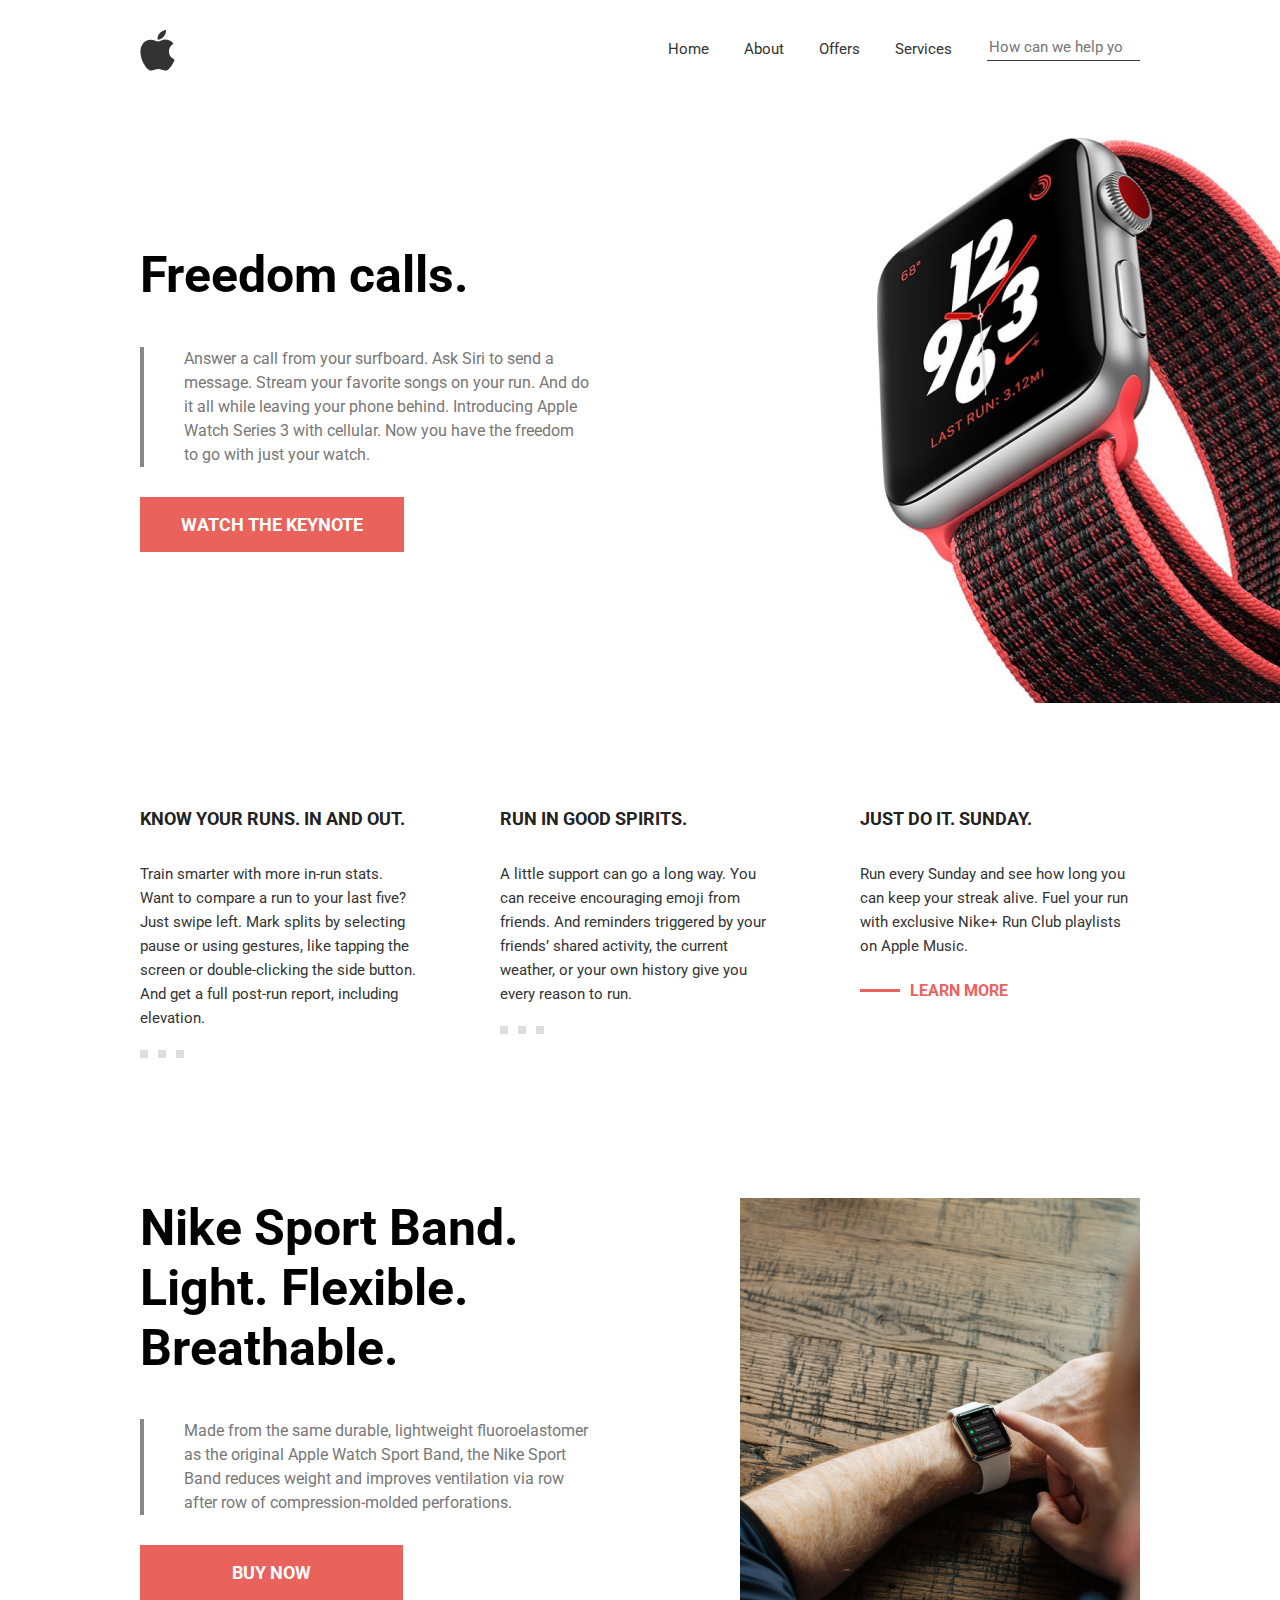
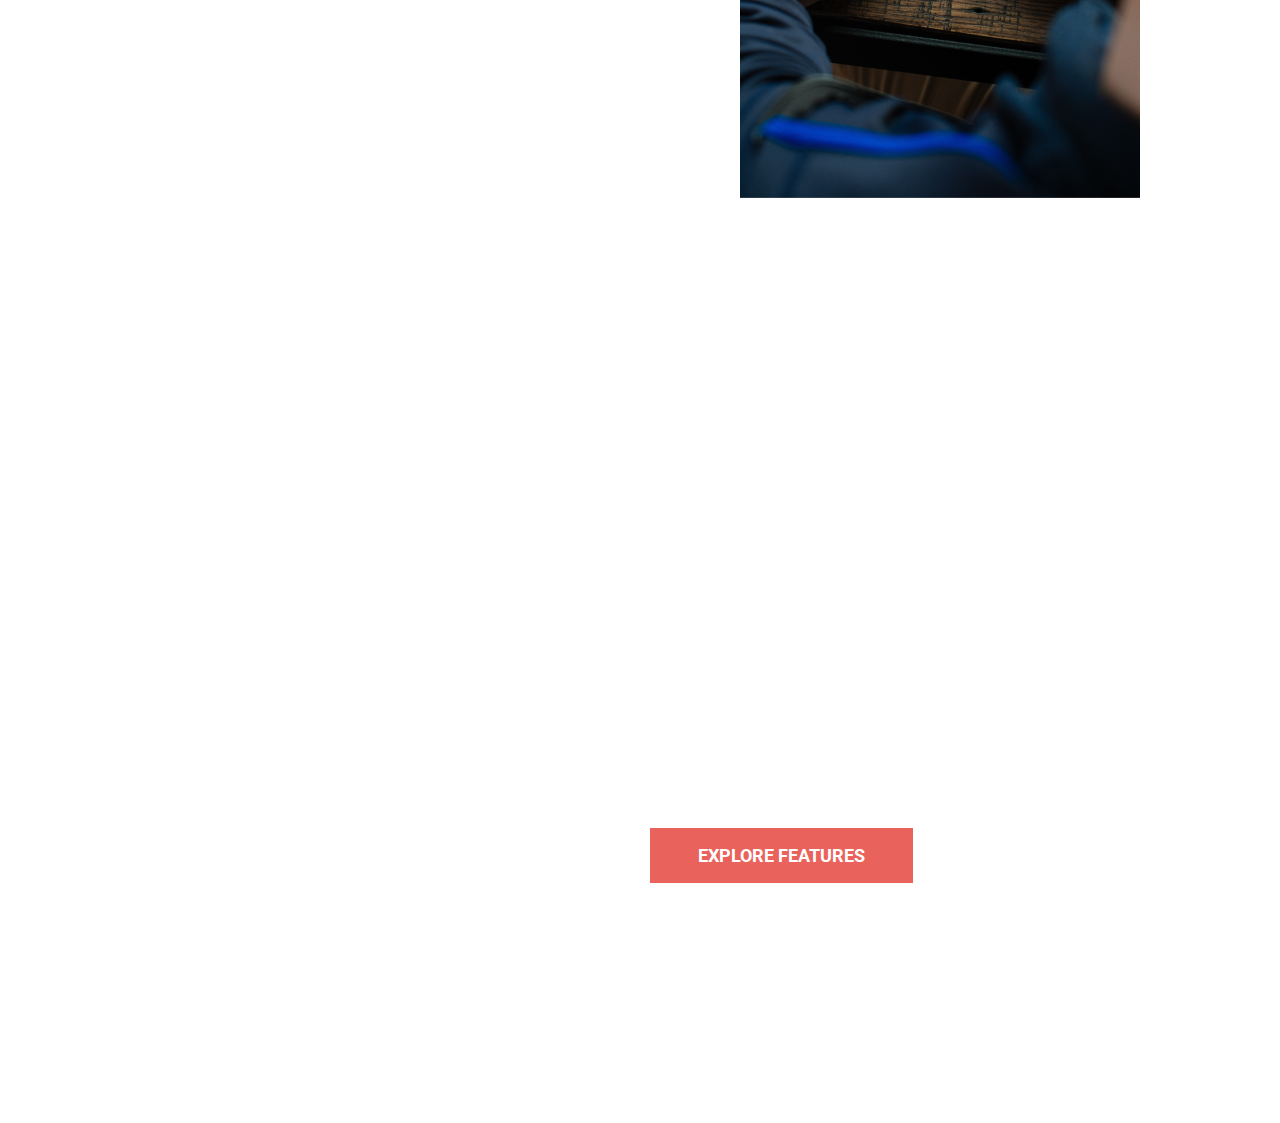
<file: index.html>
<!DOCTYPE html>
<html lang="en">

<head>
  <meta charset="UTF-8">
  <meta name="viewport" content="width=device-width, initial-scale=1.0">
  <title>Apple Watch</title>
  <link rel="preconnect" href="https://fonts.googleapis.com">
  <link rel="preconnect" href="https://fonts.gstatic.com" crossorigin>
  <link
    href="https://fonts.googleapis.com/css2?family=Bebas+Neue&family=Roboto:wght@400;700&family=Rubik:wght@400;500;700&display=swap"
    rel="stylesheet">
  <!-- <link rel="stylesheet" href="style/style.min.css"> -->
  <link rel="stylesheet" href="style/necolas.github.io_normalize.css_8.0.1_normalize.css">
  <link rel="stylesheet" href="style/style.css">
</head>

<body>
  <!-- Header- -->
  <header class=" header-content container">
    <div class="heading">
      <a class="header-logo" href="">
        <img src="img/apple-logo.svg" alt="Bu yerda applning logosi bor" width="35" height="41">
      </a>

      <ul class="header-service">
        <li class="header-link"><a class="header-links" href="#">Home</a></li>
        <li class="header-link"><a class="header-links" href="#">About</a></li>
        <li class="header-link"><a class="header-links" href="#">Offers</a></li>
        <li class="header-link"><a class="header-links" href="#">Services</a></li>
        <input class="header-input" type="search" name="How can we help you?" placeholder="How can we help you?">
      </ul>
    </div>
  </header>

  <!-- Hero -->
  <section class=" section">
    <div class="section-container container">
      <div class="section-div">
        <h2 class="header-call ">Freedom calls.</h2>
        <p class="site-shop-text">Answer a call from your surfboard. Ask Siri to send a message. Stream your favorite
          songs
          on your run. And do it all while leaving your phone behind. Introducing Apple Watch Series 3 with cellular.
          Now
          you have the freedom to go with just your watch.</p>
        <button class="buy-button">Watch the keynote</button>
      </div>
    </div>
  </section>

  <!-- Site-news -->
  <div class=" header-container container">
    <li class="list">
      <h3 class="header-words">Know your runs. In and out.</h3>
      <p class="header-small-words">Train smarter with more in-run stats. Want to compare a run to your last five? Just
        swipe left. Mark splits by
        selecting pause or using gestures, like tapping the screen or double-clicking the side button. And get a full
        post-run report, including elevation.</p>
      <footer class="footer">
        <hr class="footer-vector">
      </footer>
    </li>

    <li class="list">
      <h3 class="header-words">Run in good spirits.</h3>
      <p class="header-small-words">A little support can go a long way. You can receive encouraging emoji from friends.
        And reminders triggered by your friends’ shared activity, the current weather, or your own history give you
        every reason to run.
      </p>
      <footer class="footer">
        <hr class="footer-vector">
      </footer>
    </li>

    <li class="list">
      <h3 class="header-words">Just do it. Sunday.</h3>
      <p class="header-small-words">Run every Sunday and see how long you can keep your streak alive. Fuel your run with
        exclusive Nike+ Run Club playlists on Apple Music.
      </p>
      <footer class="footer-other">
        <span class="footer-span">Learn more</span>
      </footer>
    </li>

  </div>
  <!-- Site-shop -->
  <section class="site-shop">
    <div class="site-shop-heading  container">
      <div class="site-shop-item ">
        <h2 class="site-shop-brend">Nike Sport Band.
          Light. Flexible.
          Breathable.</h2>
        <p class="site-shop-text">
          Made from the same durable, lightweight fluoroelastomer as the original Apple Watch Sport Band, the Nike Sport
          Band reduces weight and improves ventilation via row after row of compression-molded perforations.</p>
        <button class="site-shop-buy">Buy now</button>
      </div>
      <img src="img/watch-in-hand.png" alt="" width="400" height="600">
    </div>

  </section>

  <footer class="footer-list">
    <div class="container">
      <div class="footer-content">
        <div>
          <h3 class="footer-inner">Take control of your health. </h3>
          <p class="footer-text">With built-in GPS and altimeter, Apple Watch Nike+ has all the features to help you
            take
            your run to the next level. You can even pair your watch wirelessly with compatible gym equipment. And it’s
            swimproof, so you can take a post-run dip in the pool.</p>
        </div>
        <button class="footer-button">Explore features</button>
      </div>
    </div>
  </footer>
</body>

</html>
</file>
<file: style/style.css>
:root {
  --button: #EA625C;
  --header-text-color: #000000;
  --heading-color: #777;
  --section-text-color: #222222;
  --section-text-small-color: #333333;
}

html {
  height: 100%;
  box-sizing: border-box;
  scroll-behavior: smooth;
}

*,
*::before,
*::after {
  box-sizing: inherit;
}

body {
  height: 100%;
  display: flex;
  flex-direction: column;
  background-color: #fff;
  margin: 0;
  padding: 0;
  overflow-x: hidden;
}

.container {
  width: 100%;
  max-width: 1100px;
  padding-left: 50px;
  padding-right: 50px;
  margin-left: auto;
  margin-right: auto;
}

*:focus {
  padding-top: 4px;

  outline: 2px dashed var(--button);
  outline-offset: 3px;
}

.header-content {
  padding-top: 30px;
  padding-bottom: 30px;
}

.heading {
  display: flex;
  justify-content: space-between;
  align-items: center;
}

.header-service {
  display: flex;
  margin: 0;
  padding: 0;
}

.header-link {
  margin-top: 0;
  list-style: none;
  text-align: center;
  font-family: Roboto;
  font-size: 15px;
  font-style: normal;
  font-weight: 400;
  line-height: 150%;
  margin-bottom: 6px;
}

.header-input {
  border: none;
  width: 153px;
  height: 23px;
  margin: 0;
  padding-bottom: 6px;
  border-bottom: 1px solid #333;
  color: #666;
  text-align: center;
  font-family: Roboto;
  font-size: 15px;
  font-style: normal;
  font-weight: 400;
  line-height: 150%;
  cursor: pointer;
}

.header-link:not(:last-child) {
  margin-right: 35px;
}

.header-links {
  text-decoration: none;
  color: var(--section-text-small-color);
  transition: color 0.4s ease,
    opacity 0.4s ease,
    border-bottom 0.4s ease;
  cursor: pointer;
  padding-bottom: 4px;
  border-bottom: 3px solid transparent;
}

.header-links:hover {
  color: #EA625C;
  border-bottom: 3px solid black;
}

.header-links:active {
  opacity: 0.6;
}

.section {
  margin-bottom: 70px;
  padding-top: 140px;
  background-image: url(../img/intro-bg.image.png);
  background-repeat: no-repeat;
  background-position: left calc(50% + 530px) center;
  padding-bottom: 183px;

}


.site-shop-item {
  width: 100%;
  max-width: 490px;
}


.header-call {
  color: var(--header-text-color);
  margin-top: 0;
  font-family: Roboto;
  font-size: 50px;
  font-style: normal;
  font-weight: 700;
  line-height: 120%;
}

.site-shop-text {
  display: flex;
  margin-top: 0;
  margin-bottom: 30px;
  width: 450px;
  color: var(--heading-color);
  font-family: Roboto;
  font-size: 16px;
  font-style: normal;
  font-weight: 400;
  line-height: 150%;
}
.site-shop-text::before {
  margin-right: 40px;
  content: "";
  border-left: 4px solid #888;
}

.buy-button {
  cursor: pointer;
  border: 0;
  background: var(--button);
  padding: 12px 39px;
  color: #FFF;
  text-align: center;
  font-family: Roboto;
  font-size: 18px;
  font-style: normal;
  font-weight: 700;
  line-height: 150%;
  text-transform: uppercase;
  transition: border 0.4s ease,
    background-color 0.4s ease,
    color 0.4s ease,
    opacity 0.4s ease;
  border: 2px solid var(--button);
}

.buy-button:hover {
  border: 2px solid var(--button);
  background-color: #fff;
  color: var(--button);

}

.buy-button:active {
  opacity: 0.6;
  color: #fff;
  background-color: var(--button);
}

.header-container {
  display: flex;
  justify-content: center;
  width: 100%;
  max-width: 1250px;

}

.list {

  list-style-type: none;
}

.list:not(:last-child) {
  margin-right: 80px;
}

.header-words {
  width: 280px;
  margin-top: 0;
  margin-bottom: 30px;
  color: var(--section-text-color);
  font-family: Roboto;
  font-size: 18px;
  font-style: normal;
  font-weight: 700;
  line-height: 150%;
  text-transform: uppercase;
}

.header-small-words {
  width: 280px;
  margin-top: 0;
  margin-bottom: 20px;
  color: var(--section-text-small-color);
  font-family: Roboto;
  font-size: 15px;
  font-style: normal;
  font-weight: 400;
  line-height: 160%;

}

.footer {
  display: flex;
  margin-bottom: 140px;
  margin-right: 10px;
}

.footer-vector {
  width: 8px;
  height: 8px;
  margin: 0;
  border: none;
  background-color: #ddd;
  box-shadow: 18px 0 0 #ddd,
    36px 0 0 #ddd;
}

.footer-span {
  display: flex;
  align-items: center;
  color: var(--button);
  font-family: Roboto;
  font-size: 16px;
  font-style: normal;
  font-weight: 700;
  line-height: 160%;
  text-transform: uppercase;
  cursor: pointer;
}

.footer-span::before {
  margin-right: 10px;
  content: "";
  width: 40px;
  height: 3px;
  background: var(--button);
  transition: width 0.6s ease;
}

.footer-span:hover::before {
  width: 60px;
}

.site-shop {
  margin-bottom: 70px;
}

.site-shop-heading {
  display: flex;
  justify-content: space-between;
}

.site-shop-brend {
  margin-top: 0;
  color: var(--header-text-color);
  font-family: Roboto;
  font-size: 50px;
  font-style: normal;
  font-weight: 700;
  line-height: 120%;
}


.site-shop-buy {
  border: 0;
  margin-top: 0;
  color: #FFF;
  cursor: pointer;
  text-align: center;
  font-family: Roboto;
  font-size: 18px;
  font-style: normal;
  font-weight: 700;
  line-height: 150%;
  text-transform: uppercase;
  background-color: var(--button);
  padding-top: 12px;
  padding-bottom: 12px;
  padding-left: 90px;
  padding-right: 90px;
  transition: color 0.4s ease,
    border 0.4s ease,
    background-color 0.4s ease,
    opacity 0.4s ease;
  border: 2px solid var(--button);

}

.Buy-now:hover {
  color: var(--button);
  border: 2px solid var(--button);
  background-color: #fff;
}

.Buy-now:active {
  opacity: 0.6;
  background-color: var(--button);
  color: #fff;
}

.footer-list {

  padding-top: 240px;
  padding-bottom: 240px;
  background-image: url(../img/runners\ 1.png);
  background-repeat: no-repeat;
  background-size: cover;
  background-attachment: fixed;
}

.footer-content {
  max-width: 490px;
  margin-left: auto;

}

.footer-inner {
  margin-top: 0;
  width: 490px;
  color: #FFF;
  font-family: Roboto;
  font-size: 50px;
  font-style: normal;
  font-weight: 700;
  line-height: 120%;
}

.footer-text {
  display: flex;
  margin-top: 0;
  margin-bottom: 30px;
  width: 450px;
  color: #FFF;
  font-family: Roboto;
  font-size: 16px;
  font-style: normal;
  font-weight: 400;
  line-height: 150%;
}

.footer-text::before {
  content: "";
  margin-right: 40px;
  width: 3px;
  height: 120px;
  border-left: 3px solid #fff;
  background-color: #FFF;
}

.footer-button {
  margin-top: 0;
  border: 0;
  cursor: pointer;
  padding-top: 12px;
  padding-bottom: 12px;
  padding-left: 46px;
  padding-right: 46px;
  background-color: var(--button);
  color: #FFF;
  text-align: center;
  font-family: Roboto;
  font-size: 18px;
  font-style: normal;
  font-weight: 700;
  line-height: 150%;
  text-transform: uppercase;
  transition: border 0.4s ease,
    background-color 0.4s ease,
    color0.4s ease,
    opacity 0.4s ease;
  border: 2px solid var(--button);
}

.footer-button:hover {
  border: 2px solid var(--button);
  background-color: #fff;
  color: var(--button);

}

.footer-button:active {
  color: #fff;
  background-color: var(--button);
  opacity: 0.6;
}
</file>
<file: style/style.min.css>
/*! normalize.css v8.0.1 | MIT License | github.com/necolas/normalize.css */button,hr,input{overflow:visible}progress,sub,sup{vertical-align:baseline}body,html{height:100%}.heading,body{display:-webkit-box;display:-ms-flexbox}html{line-height:1.15;-webkit-text-size-adjust:100%}details,main{display:block}h1{font-size:2em;margin:.67em 0}hr{-webkit-box-sizing:content-box;box-sizing:content-box;height:0}[type=checkbox],[type=radio],legend{-webkit-box-sizing:border-box;padding:0}code,kbd,pre,samp{font-family:monospace,monospace;font-size:1em}a{background-color:transparent}abbr[title]{border-bottom:none;text-decoration:underline;-webkit-text-decoration:underline dotted;text-decoration:underline dotted}b,strong{font-weight:bolder}small{font-size:80%}sub,sup{font-size:75%;line-height:0;position:relative}sub{bottom:-.25em}sup{top:-.5em}img{border-style:none}button,input,optgroup,select,textarea{font-family:inherit;font-size:100%;line-height:1.15;margin:0}button,select{text-transform:none}[type=button],[type=reset],[type=submit],button{-webkit-appearance:button}[type=button]::-moz-focus-inner,[type=reset]::-moz-focus-inner,[type=submit]::-moz-focus-inner,button::-moz-focus-inner{border-style:none;padding:0}[type=button]:-moz-focusring,[type=reset]:-moz-focusring,[type=submit]:-moz-focusring,button:-moz-focusring{outline:ButtonText dotted 1px}fieldset{padding:.35em .75em .625em}legend{box-sizing:border-box;color:inherit;display:table;max-width:100%;white-space:normal}textarea{overflow:auto}[type=checkbox],[type=radio]{box-sizing:border-box}[type=number]::-webkit-inner-spin-button,[type=number]::-webkit-outer-spin-button{height:auto}[type=search]{-webkit-appearance:textfield;outline-offset:-2px}[type=search]::-webkit-search-decoration{-webkit-appearance:none}::-webkit-file-upload-button{-webkit-appearance:button;font:inherit}.header-input,.header-link{font-size:15px;font-weight:400;line-height:150%;text-align:center}.header-call,.header-input,.header-link,.section-words{font-family:Roboto;font-style:normal}summary{display:list-item}[hidden],template{display:none}.example{display:-ms-grid;display:grid;-webkit-transition:.5s;-o-transition:.5s;transition:.5s;-webkit-user-select:none;-moz-user-select:none;-ms-user-select:none;user-select:none;background:-webkit-gradient(linear,left top,left bottom,from(white),to(black));background:-o-linear-gradient(top,#fff,#000);background:linear-gradient(to bottom,#fff,#000)}:root{--button:#EA625C;--header-text-color:#000000;--heading-color:#777;--section-text-color:#222222;--section-text-small-color:#333333}html{-webkit-box-sizing:border-box;box-sizing:border-box;scroll-behavior:smooth}*,::after,::before{-webkit-box-sizing:inherit;box-sizing:inherit}body{display:flex;-webkit-box-orient:vertical;-webkit-box-direction:normal;-ms-flex-direction:column;flex-direction:column;background-color:#fff;margin:0;padding:0;overflow-x:hidden}.container{width:100%;max-width:1100px;padding-left:50px;padding-right:50px;margin-left:auto;margin-right:auto}.header-content{padding-top:30px;padding-bottom:30px}.heading{display:flex;-webkit-box-pack:justify;-ms-flex-pack:justify;justify-content:space-between;-webkit-box-align:center;-ms-flex-align:center;align-items:center}.header-service,.section-words{display:-webkit-box;display:-ms-flexbox}.header-service{display:flex;margin:0;padding:0}.header-link{margin-top:0;list-style:none;margin-bottom:6px}.header-input{border:none;width:153px;height:23px;margin:0;border-bottom:1px solid #333;color:#666}.header-link:nth-child(5){border-bottom:1px solid var(--section-text-small-color)}.header-link:not(:last-child){margin-right:35px}.header-links{text-decoration:none;color:var(--section-text-small-color)}.section{margin-bottom:70px;padding-top:140px;background-image:url(../img/intro-bg.image.png);background-repeat:no-repeat;background-position:left 1060px top 50px;padding-bottom:183px}.header-words,.section-words{margin-bottom:30px;margin-top:0}.section-div{width:100%;max-width:490px}.header-call{color:var(--header-text-color);margin-top:0;font-size:50px;font-weight:700;line-height:120%}.section-words{display:flex;width:450px;color:var(--heading-color);font-size:16px;font-weight:400;line-height:150%}.footer,.header-container{display:-webkit-box;display:-ms-flexbox}.buy-button,.header-words{font-family:Roboto;font-size:18px;font-style:normal;font-weight:700;line-height:150%;text-transform:uppercase}.section-words::before{margin-right:40px;content:"";border-left:4px solid #888}.buy-button{border:0;background:var(--button);padding:12px 39px;color:#fff;text-align:center}.header-container{display:flex;-webkit-box-pack:center;-ms-flex-pack:center;justify-content:center;width:100%;max-width:1250px}.list{list-style-type:none}.list:not(:last-child){margin-right:80px}.header-words{width:280px;color:var(--section-text-color)}.footer-span,.header-small-words{font-family:Roboto;font-style:normal;line-height:160%}.header-small-words{width:280px;margin-top:0;margin-bottom:20px;color:var(--section-text-small-color);font-size:15px;font-weight:400}.footer{display:flex;margin-bottom:140px;margin-right:10px}.footer-span,.section-container{display:-webkit-box;display:-ms-flexbox}.footer-vector{width:8px;height:8px;margin:0;background-color:#ddd;-webkit-box-shadow:18px 0 0 #ddd,36px 0 0 #ddd;box-shadow:18px 0 0 #ddd,36px 0 0 #ddd}.Buy-now,.footer-button{border:0;background-color:var(--button);text-align:center;text-transform:uppercase}.footer-span{display:flex;-webkit-box-align:center;-ms-flex-align:center;align-items:center;color:var(--button);font-size:16px;font-weight:700;text-transform:uppercase}.footer-span::before{margin-right:10px;content:"";width:40px;height:3px;background:var(--button);-webkit-transition:width .6s;-o-transition:width .6s;transition:width .6s}.footer-span:hover::before{width:60px}.section-other{margin-bottom:70px}.section-container{display:flex;-webkit-box-pack:justify;-ms-flex-pack:justify;justify-content:space-between}.Brend{margin-top:0;color:var(--header-text-color);font-family:Roboto;font-size:50px;font-style:normal;font-weight:700;line-height:120%}.Buy-now,.footer-inner{margin-top:0;color:#fff;font-family:Roboto;font-style:normal;font-weight:700}.Buy-now{font-size:18px;line-height:150%;padding:12px 90px}.footer-list{padding-top:240px;padding-bottom:240px;background-image:url(../img/runners\ 1.png);background-repeat:no-repeat;background-size:cover;background-attachment:fixed}.footer-content{max-width:490px;margin-left:auto}.footer-inner{width:490px;font-size:50px;line-height:120%}.footer-button,.footer-text{margin-top:0;color:#fff;font-family:Roboto;font-style:normal;line-height:150%}.footer-text{display:-webkit-box;display:-ms-flexbox;display:flex;margin-bottom:30px;width:450px;font-size:16px;font-weight:400}.footer-text::before{content:"";margin-right:40px;width:3px;height:120px;border-left:3px solid #fff;background-color:#fff}.footer-button{padding:12px 46px;font-size:18px;font-weight:700}
</file>
